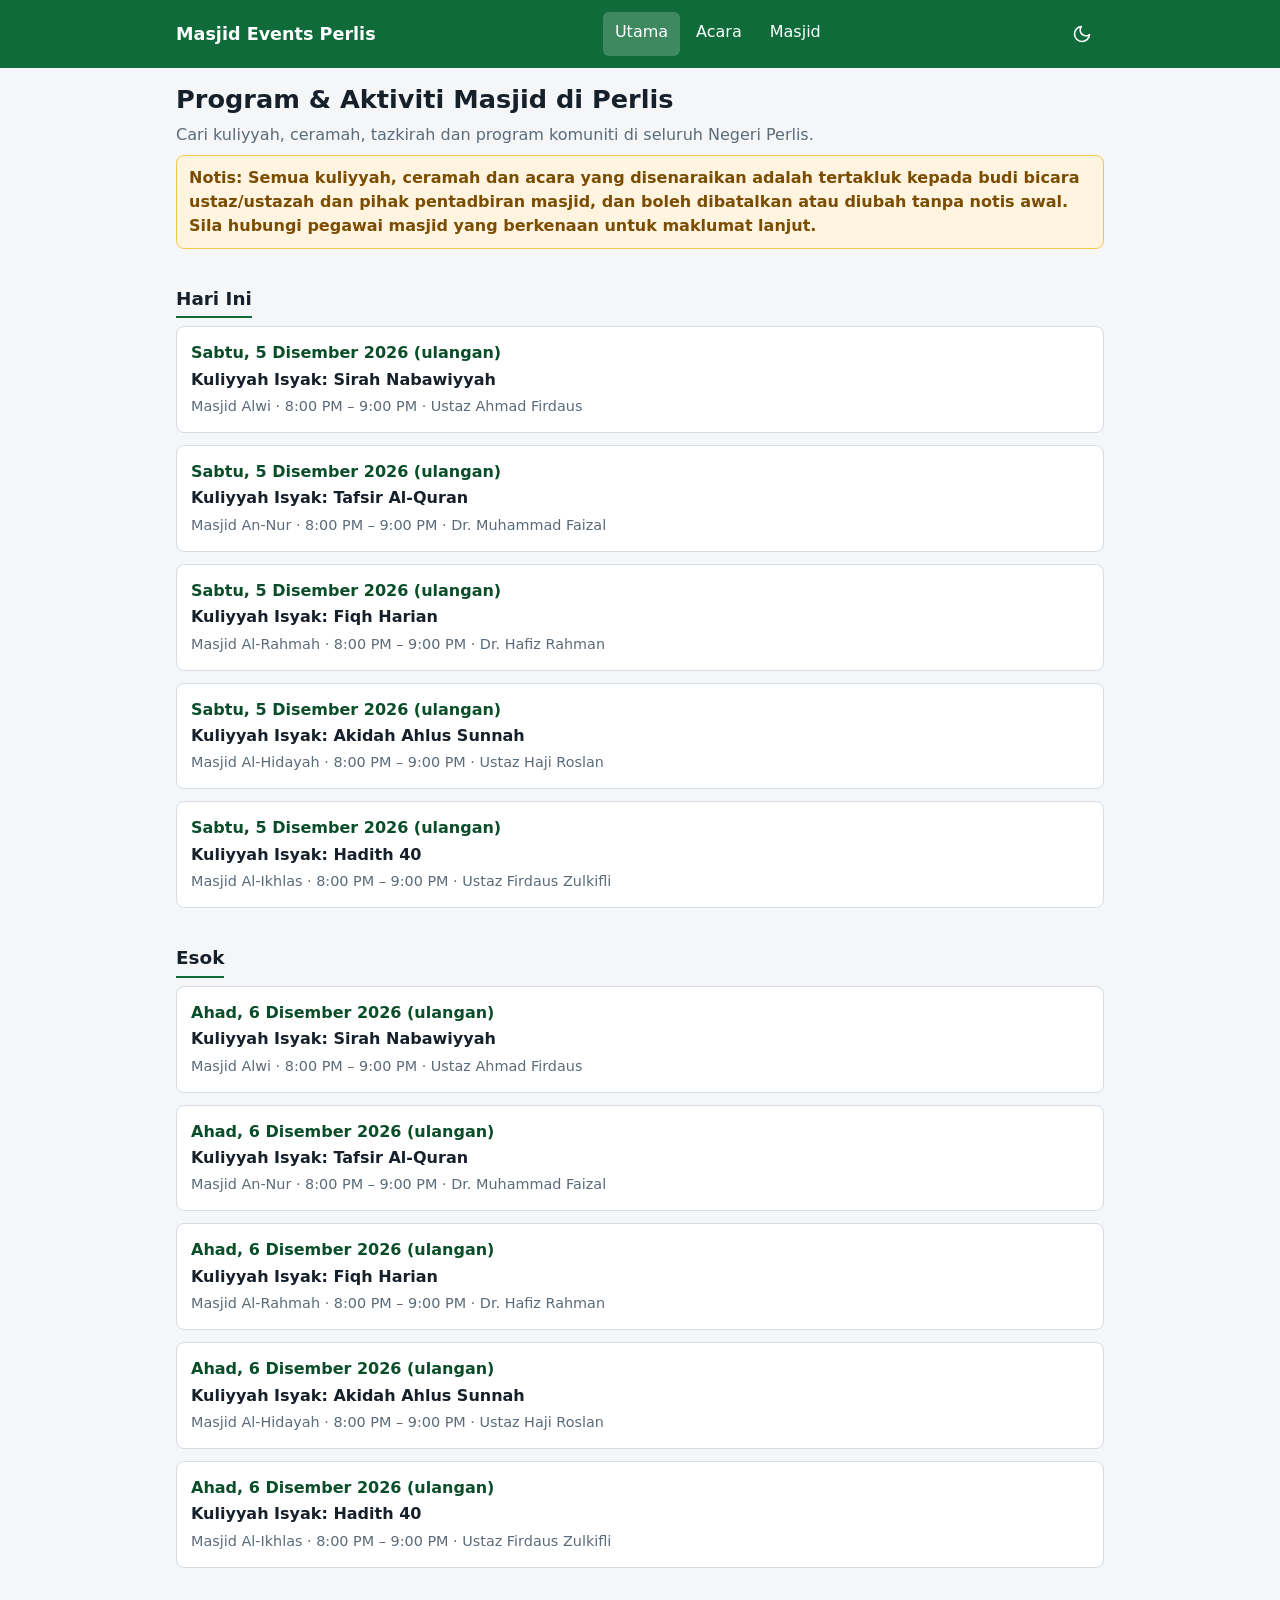
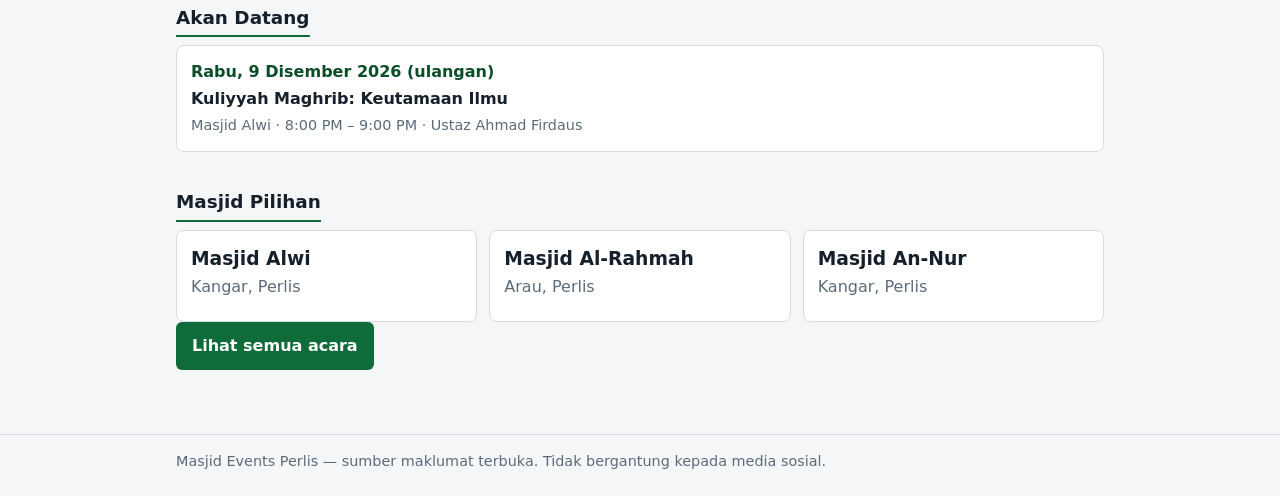
<file: public/index.html>
<!DOCTYPE html>
<html lang="ms">
<head>
  <meta charset="UTF-8">
  <meta name="viewport" content="width=device-width, initial-scale=1.0">
  <meta name="theme-color" content="#0f6b3a">
  <link rel="manifest" href="manifest.webmanifest">
  <meta name="description" content="Program dan aktiviti masjid-masjid di Perlis: kuliyyah, ceramah, tazkirah dan banyak lagi.">
  <title>Masjid Events Perlis</title>
  <link rel="stylesheet" href="css/style.css">
  <script>
  /* Theme — light/dark, persisted, falls back to system preference. */
  (function () {
    function stored() {
      try {
        var t = localStorage.getItem("theme");
        if (t === "light" || t === "dark") return t;
      } catch (err) {}
      return null;
    }
    function apply(t) {
      document.documentElement.setAttribute("data-theme", t);
    }
    apply(stored() || (window.matchMedia("(prefers-color-scheme: dark)").matches ? "dark" : "light"));
    function wire() {
      var b = document.getElementById("theme-toggle");
      if (!b) return;
      b.addEventListener("click", function () {
        var next = document.documentElement.getAttribute("data-theme") === "dark" ? "light" : "dark";
        apply(next);
        b.setAttribute("aria-pressed", next === "dark" ? "true" : "false");
        try {
          localStorage.setItem("theme", next);
        } catch (err) {}
      });
    }
    if (document.readyState === "loading") {
      document.addEventListener("DOMContentLoaded", wire);
    } else {
      wire();
    }
  })();
  </script>



<!-- build-site-seo -->
  <link rel="canonical" href="https://ben-kodbiz.github.io/masjidperlis/">
  <meta property="og:type" content="website">
  <meta property="og:title" content="Masjid Events Perlis">
  <meta property="og:description" content="Program dan aktiviti masjid-masjid di Perlis: kuliyyah, ceramah, tazkirah dan banyak lagi.">
  <meta property="og:url" content="https://ben-kodbiz.github.io/masjidperlis/">
<!-- /build-site-seo -->


  </head>
<body data-page="home">
  <a class="skip-link" href="#main">Langkau ke kandungan</a>
  <header class="site-header">
    <div class="inner">
      <div class="brand"><a href="index.html">Masjid Events Perlis</a></div>
      <nav class="site-nav" aria-label="Navigasi utama">
        <ul>
          <li><a href="index.html" aria-current="page">Utama</a></li>
          <li><a href="events.html">Acara</a></li>
          <li><a href="masjids.html">Masjid</a></li>
        </ul>
      </nav>
      <button type="button" id="theme-toggle" class="theme-toggle" aria-label="Tukar tema gelap atau terang">
        <svg class="icon-moon" aria-hidden="true" viewBox="0 0 24 24"><path d="M21 12.79A9 9 0 1 1 11.21 3 7 7 0 0 0 21 12.79z"></path></svg>
        <svg class="icon-sun" aria-hidden="true" viewBox="0 0 24 24"><circle cx="12" cy="12" r="5"></circle><line x1="12" y1="1" x2="12" y2="3"></line><line x1="12" y1="21" x2="12" y2="23"></line><line x1="4.22" y1="4.22" x2="5.64" y2="5.64"></line><line x1="18.36" y1="18.36" x2="19.78" y2="19.78"></line><line x1="1" y1="12" x2="3" y2="12"></line><line x1="21" y1="12" x2="23" y2="12"></line><line x1="4.22" y1="19.78" x2="5.64" y2="18.36"></line><line x1="18.36" y1="5.64" x2="19.78" y2="4.22"></line></svg>
      </button>
    </div>
  </header>

  <main id="main" tabindex="-1">
    <h1>Program &amp; Aktiviti Masjid di Perlis</h1>
    <p class="muted">Cari kuliyyah, ceramah, tazkirah dan program komuniti di seluruh Negeri Perlis.</p>
    <p class="notice" role="note">Notis: Semua kuliyyah, ceramah dan acara yang disenaraikan adalah tertakluk kepada budi bicara ustaz/ustazah dan pihak pentadbiran masjid, dan boleh dibatalkan atau diubah tanpa notis awal. Sila hubungi pegawai masjid yang berkenaan untuk maklumat lanjut.</p>
    <div id="app"></div>
  </main>

  <footer class="site-footer">
    <div class="inner">
      <p>Masjid Events Perlis — sumber maklumat terbuka. Tidak bergantung kepada media sosial.</p>
    </div>
  </footer>

  <script src="js/data.js"></script>
  <script src="js/ui.js"></script>
  <script src="js/events.js"></script>
  <script src="js/masjids.js"></script>
  <script src="js/app.js"></script>
</body>
</html>
</file>
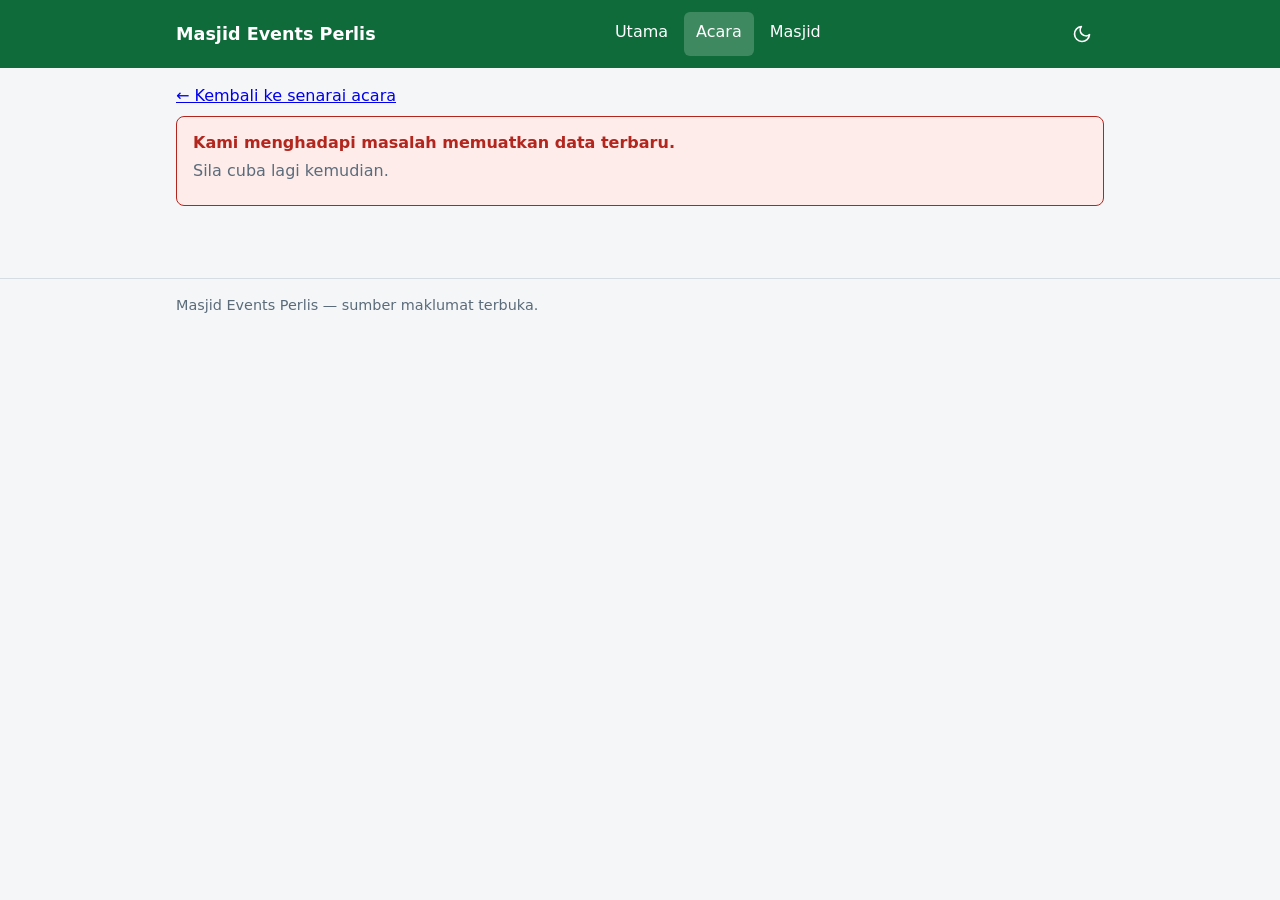
<file: public/event.html>
<!DOCTYPE html>
<html lang="ms">
<head>
  <meta charset="UTF-8">
  <meta name="viewport" content="width=device-width, initial-scale=1.0">
  <meta name="robots" content="noindex">
  <meta name="theme-color" content="#0f6b3a">
  <link rel="manifest" href="manifest.webmanifest">
  <title>Acara — Masjid Events Perlis</title>
  <link rel="stylesheet" href="css/style.css">
  <script>
  /* Theme — light/dark, persisted, falls back to system preference. */
  (function () {
    function stored() {
      try {
        var t = localStorage.getItem("theme");
        if (t === "light" || t === "dark") return t;
      } catch (err) {}
      return null;
    }
    function apply(t) {
      document.documentElement.setAttribute("data-theme", t);
    }
    apply(stored() || (window.matchMedia("(prefers-color-scheme: dark)").matches ? "dark" : "light"));
    function wire() {
      var b = document.getElementById("theme-toggle");
      if (!b) return;
      b.addEventListener("click", function () {
        var next = document.documentElement.getAttribute("data-theme") === "dark" ? "light" : "dark";
        apply(next);
        b.setAttribute("aria-pressed", next === "dark" ? "true" : "false");
        try {
          localStorage.setItem("theme", next);
        } catch (err) {}
      });
    }
    if (document.readyState === "loading") {
      document.addEventListener("DOMContentLoaded", wire);
    } else {
      wire();
    }
  })();
  </script>
</head>
<body data-page="event">
  <a class="skip-link" href="#main">Langkau ke kandungan</a>
  <header class="site-header">
    <div class="inner">
      <div class="brand"><a href="index.html">Masjid Events Perlis</a></div>
      <nav class="site-nav" aria-label="Navigasi utama">
        <ul>
          <li><a href="index.html">Utama</a></li>
          <li><a href="events.html" aria-current="page">Acara</a></li>
          <li><a href="masjids.html">Masjid</a></li>
        </ul>
      </nav>
      <button type="button" id="theme-toggle" class="theme-toggle" aria-label="Tukar tema gelap atau terang">
        <svg class="icon-moon" aria-hidden="true" viewBox="0 0 24 24"><path d="M21 12.79A9 9 0 1 1 11.21 3 7 7 0 0 0 21 12.79z"></path></svg>
        <svg class="icon-sun" aria-hidden="true" viewBox="0 0 24 24"><circle cx="12" cy="12" r="5"></circle><line x1="12" y1="1" x2="12" y2="3"></line><line x1="12" y1="21" x2="12" y2="23"></line><line x1="4.22" y1="4.22" x2="5.64" y2="5.64"></line><line x1="18.36" y1="18.36" x2="19.78" y2="19.78"></line><line x1="1" y1="12" x2="3" y2="12"></line><line x1="21" y1="12" x2="23" y2="12"></line><line x1="4.22" y1="19.78" x2="5.64" y2="18.36"></line><line x1="18.36" y1="5.64" x2="19.78" y2="4.22"></line></svg>
      </button>
    </div>
  </header>

  <main id="main" tabindex="-1">
    <p><a href="events.html">&larr; Kembali ke senarai acara</a></p>
    <div id="app"></div>
  </main>

  <footer class="site-footer">
    <div class="inner">
      <p>Masjid Events Perlis — sumber maklumat terbuka.</p>
    </div>
  </footer>

  <script src="js/data.js"></script>
  <script src="js/ui.js"></script>
  <script src="js/events.js"></script>
  <script src="js/masjids.js"></script>
  <script src="js/share.js"></script>
  <script src="js/ics.js"></script>
  <script src="js/app.js"></script>
</body>
</html>
</file>
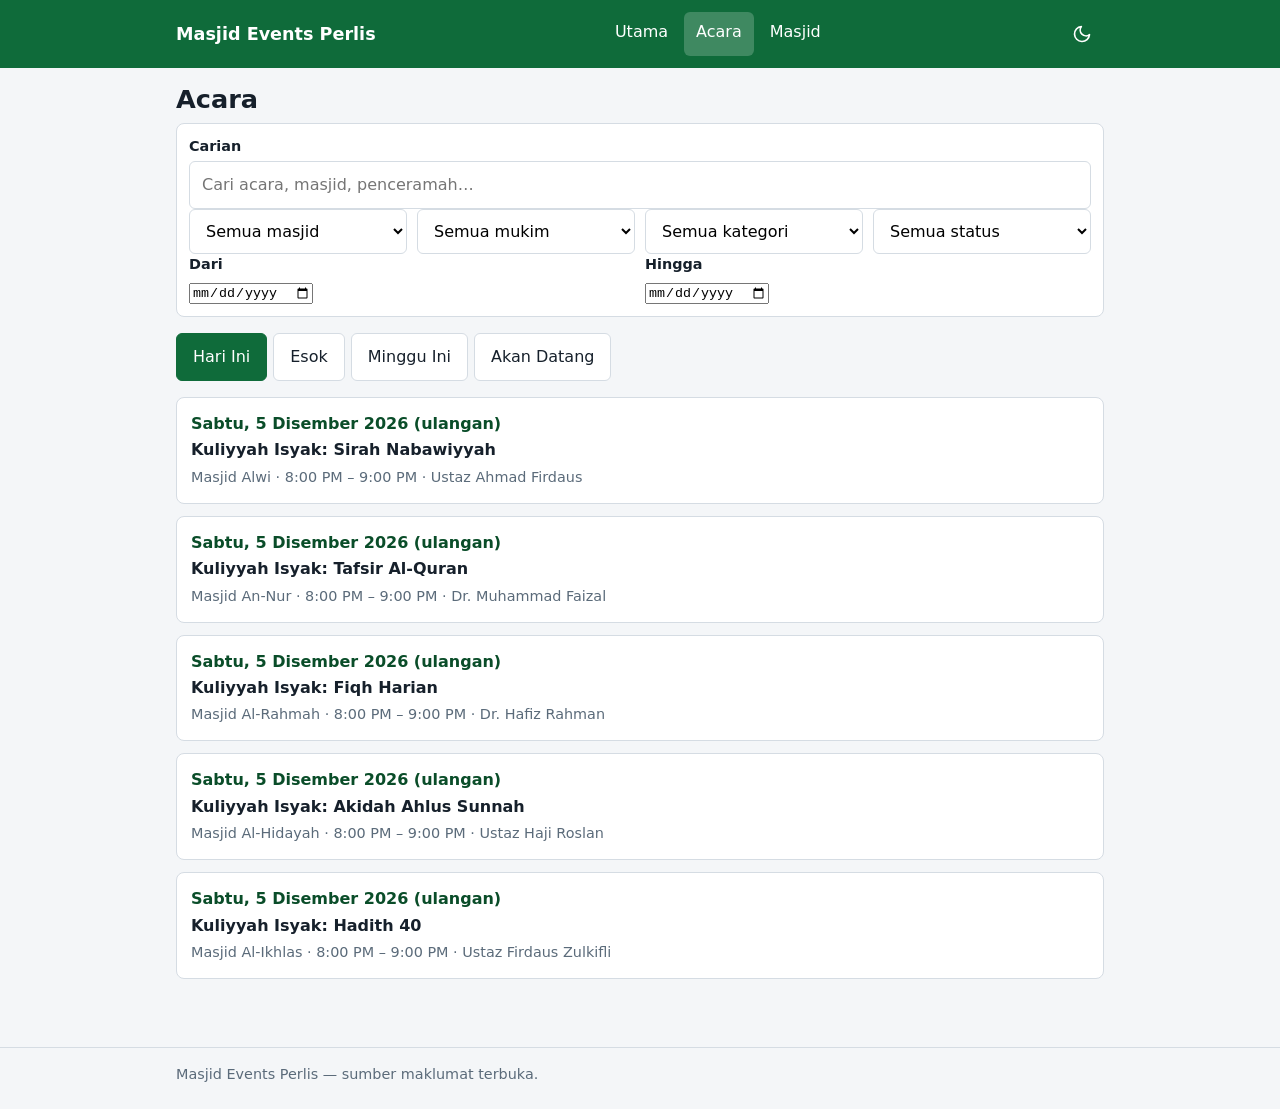
<file: public/events.html>
<!DOCTYPE html>
<html lang="ms">
<head>
  <meta charset="UTF-8">
  <meta name="viewport" content="width=device-width, initial-scale=1.0">
  <meta name="theme-color" content="#0f6b3a">
  <link rel="manifest" href="manifest.webmanifest">
  <meta name="description" content="Senarai program dan aktiviti masjid di Perlis.">
  <title>Acara — Masjid Events Perlis</title>
  <link rel="stylesheet" href="css/style.css">
  <script>
  /* Theme — light/dark, persisted, falls back to system preference. */
  (function () {
    function stored() {
      try {
        var t = localStorage.getItem("theme");
        if (t === "light" || t === "dark") return t;
      } catch (err) {}
      return null;
    }
    function apply(t) {
      document.documentElement.setAttribute("data-theme", t);
    }
    apply(stored() || (window.matchMedia("(prefers-color-scheme: dark)").matches ? "dark" : "light"));
    function wire() {
      var b = document.getElementById("theme-toggle");
      if (!b) return;
      b.addEventListener("click", function () {
        var next = document.documentElement.getAttribute("data-theme") === "dark" ? "light" : "dark";
        apply(next);
        b.setAttribute("aria-pressed", next === "dark" ? "true" : "false");
        try {
          localStorage.setItem("theme", next);
        } catch (err) {}
      });
    }
    if (document.readyState === "loading") {
      document.addEventListener("DOMContentLoaded", wire);
    } else {
      wire();
    }
  })();
  </script>



<!-- build-site-seo -->
  <link rel="canonical" href="https://ben-kodbiz.github.io/masjidperlis/events.html">
  <meta property="og:type" content="website">
  <meta property="og:title" content="Masjid Events Perlis">
  <meta property="og:description" content="Senarai program dan aktiviti masjid di Perlis.">
  <meta property="og:url" content="https://ben-kodbiz.github.io/masjidperlis/events.html">
<!-- /build-site-seo -->


  </head>
<body data-page="events">
  <a class="skip-link" href="#main">Langkau ke kandungan</a>
  <header class="site-header">
    <div class="inner">
      <div class="brand"><a href="index.html">Masjid Events Perlis</a></div>
      <nav class="site-nav" aria-label="Navigasi utama">
        <ul>
          <li><a href="index.html">Utama</a></li>
          <li><a href="events.html" aria-current="page">Acara</a></li>
          <li><a href="masjids.html">Masjid</a></li>
        </ul>
      </nav>
      <button type="button" id="theme-toggle" class="theme-toggle" aria-label="Tukar tema gelap atau terang">
        <svg class="icon-moon" aria-hidden="true" viewBox="0 0 24 24"><path d="M21 12.79A9 9 0 1 1 11.21 3 7 7 0 0 0 21 12.79z"></path></svg>
        <svg class="icon-sun" aria-hidden="true" viewBox="0 0 24 24"><circle cx="12" cy="12" r="5"></circle><line x1="12" y1="1" x2="12" y2="3"></line><line x1="12" y1="21" x2="12" y2="23"></line><line x1="4.22" y1="4.22" x2="5.64" y2="5.64"></line><line x1="18.36" y1="18.36" x2="19.78" y2="19.78"></line><line x1="1" y1="12" x2="3" y2="12"></line><line x1="21" y1="12" x2="23" y2="12"></line><line x1="4.22" y1="19.78" x2="5.64" y2="18.36"></line><line x1="18.36" y1="5.64" x2="19.78" y2="4.22"></line></svg>
      </button>
    </div>
  </header>

  <main id="main" tabindex="-1">
    <h1>Acara</h1>
    <div id="app"></div>
  </main>

  <footer class="site-footer">
    <div class="inner">
      <p>Masjid Events Perlis — sumber maklumat terbuka.</p>
    </div>
  </footer>

  <script src="js/data.js"></script>
  <script src="js/ui.js"></script>
  <script src="js/events.js"></script>
  <script src="js/masjids.js"></script>
  <script src="js/app.js"></script>
</body>
</html>
</file>
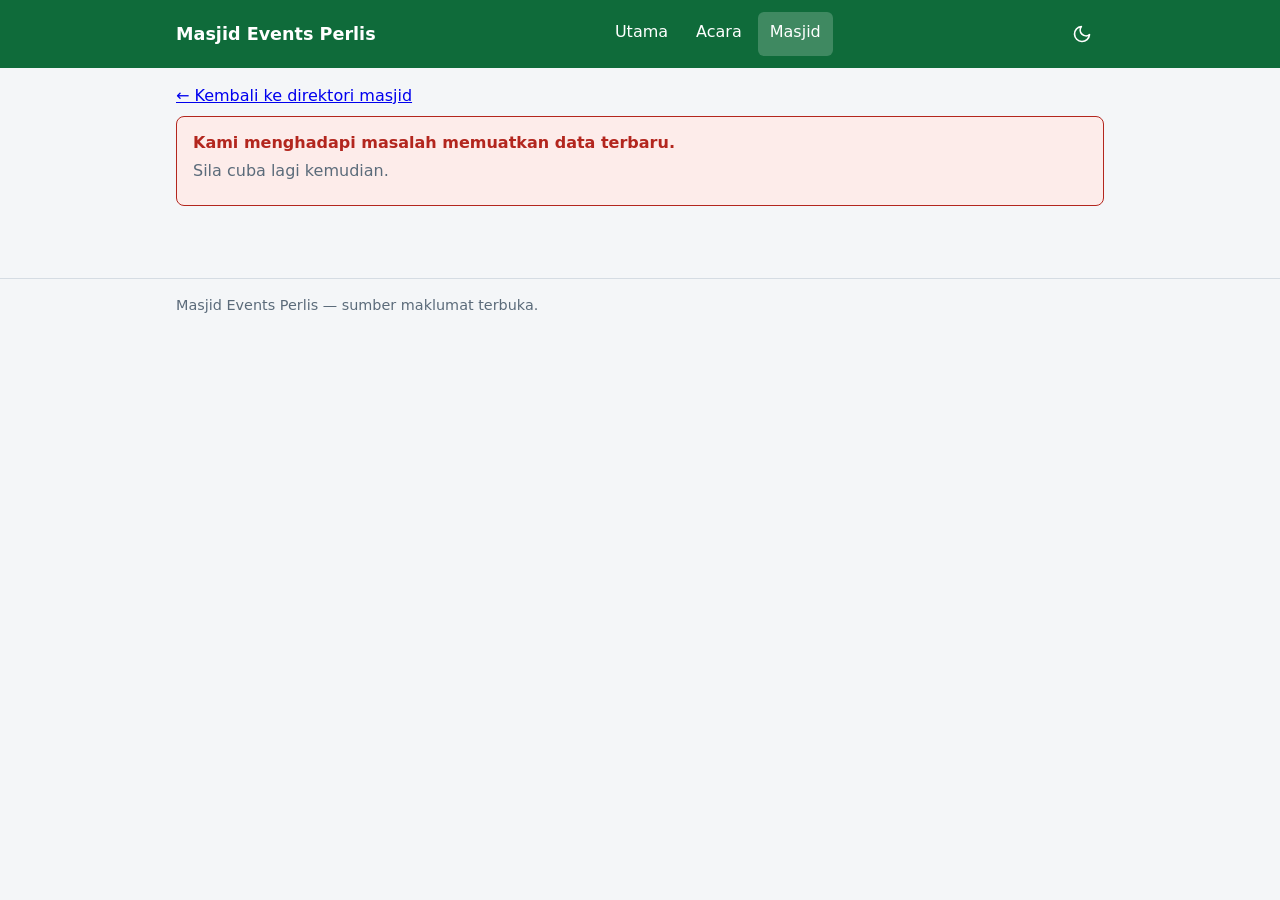
<file: public/masjid.html>
<!DOCTYPE html>
<html lang="ms">
<head>
  <meta charset="UTF-8">
  <meta name="viewport" content="width=device-width, initial-scale=1.0">
  <meta name="robots" content="noindex">
  <meta name="theme-color" content="#0f6b3a">
  <link rel="manifest" href="manifest.webmanifest">
  <title>Masjid — Masjid Events Perlis</title>
  <link rel="stylesheet" href="css/style.css">
  <script>
  /* Theme — light/dark, persisted, falls back to system preference. */
  (function () {
    function stored() {
      try {
        var t = localStorage.getItem("theme");
        if (t === "light" || t === "dark") return t;
      } catch (err) {}
      return null;
    }
    function apply(t) {
      document.documentElement.setAttribute("data-theme", t);
    }
    apply(stored() || (window.matchMedia("(prefers-color-scheme: dark)").matches ? "dark" : "light"));
    function wire() {
      var b = document.getElementById("theme-toggle");
      if (!b) return;
      b.addEventListener("click", function () {
        var next = document.documentElement.getAttribute("data-theme") === "dark" ? "light" : "dark";
        apply(next);
        b.setAttribute("aria-pressed", next === "dark" ? "true" : "false");
        try {
          localStorage.setItem("theme", next);
        } catch (err) {}
      });
    }
    if (document.readyState === "loading") {
      document.addEventListener("DOMContentLoaded", wire);
    } else {
      wire();
    }
  })();
  </script>
</head>
<body data-page="masjid">
  <a class="skip-link" href="#main">Langkau ke kandungan</a>
  <header class="site-header">
    <div class="inner">
      <div class="brand"><a href="index.html">Masjid Events Perlis</a></div>
      <nav class="site-nav" aria-label="Navigasi utama">
        <ul>
          <li><a href="index.html">Utama</a></li>
          <li><a href="events.html">Acara</a></li>
          <li><a href="masjids.html" aria-current="page">Masjid</a></li>
        </ul>
      </nav>
      <button type="button" id="theme-toggle" class="theme-toggle" aria-label="Tukar tema gelap atau terang">
        <svg class="icon-moon" aria-hidden="true" viewBox="0 0 24 24"><path d="M21 12.79A9 9 0 1 1 11.21 3 7 7 0 0 0 21 12.79z"></path></svg>
        <svg class="icon-sun" aria-hidden="true" viewBox="0 0 24 24"><circle cx="12" cy="12" r="5"></circle><line x1="12" y1="1" x2="12" y2="3"></line><line x1="12" y1="21" x2="12" y2="23"></line><line x1="4.22" y1="4.22" x2="5.64" y2="5.64"></line><line x1="18.36" y1="18.36" x2="19.78" y2="19.78"></line><line x1="1" y1="12" x2="3" y2="12"></line><line x1="21" y1="12" x2="23" y2="12"></line><line x1="4.22" y1="19.78" x2="5.64" y2="18.36"></line><line x1="18.36" y1="5.64" x2="19.78" y2="4.22"></line></svg>
      </button>
    </div>
  </header>

  <main id="main" tabindex="-1">
    <p><a href="masjids.html">&larr; Kembali ke direktori masjid</a></p>
    <div id="app"></div>
  </main>

  <footer class="site-footer">
    <div class="inner">
      <p>Masjid Events Perlis — sumber maklumat terbuka.</p>
    </div>
  </footer>

  <script src="js/data.js"></script>
  <script src="js/ui.js"></script>
  <script src="js/events.js"></script>
  <script src="js/masjids.js"></script>
  <script src="js/maps.js"></script>
  <script src="js/app.js"></script>
</body>
</html>
</file>
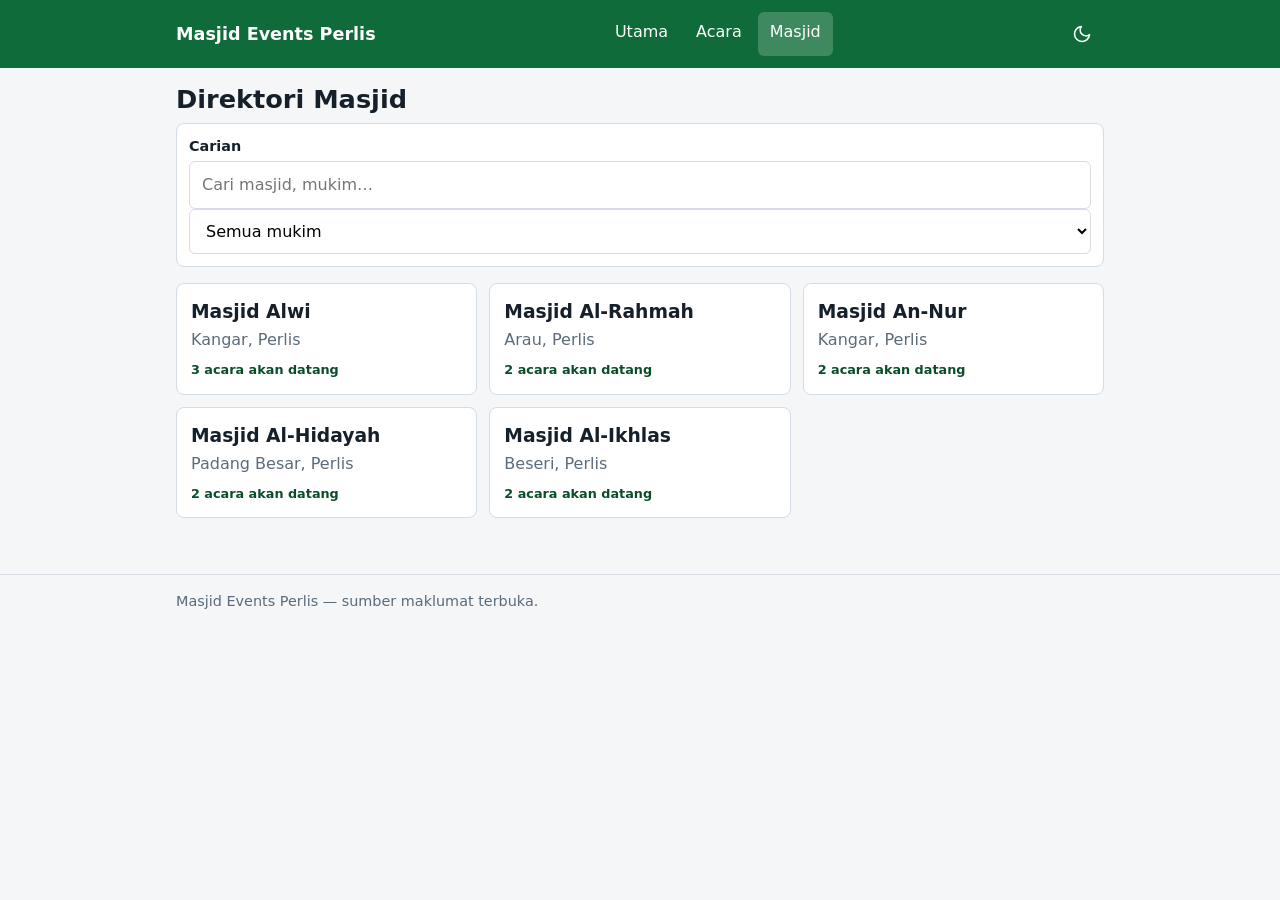
<file: public/masjids.html>
<!DOCTYPE html>
<html lang="ms">
<head>
  <meta charset="UTF-8">
  <meta name="viewport" content="width=device-width, initial-scale=1.0">
  <meta name="theme-color" content="#0f6b3a">
  <link rel="manifest" href="manifest.webmanifest">
  <meta name="description" content="Direktori masjid di Perlis.">
  <title>Masjid — Masjid Events Perlis</title>
  <link rel="stylesheet" href="css/style.css">
  <script>
  /* Theme — light/dark, persisted, falls back to system preference. */
  (function () {
    function stored() {
      try {
        var t = localStorage.getItem("theme");
        if (t === "light" || t === "dark") return t;
      } catch (err) {}
      return null;
    }
    function apply(t) {
      document.documentElement.setAttribute("data-theme", t);
    }
    apply(stored() || (window.matchMedia("(prefers-color-scheme: dark)").matches ? "dark" : "light"));
    function wire() {
      var b = document.getElementById("theme-toggle");
      if (!b) return;
      b.addEventListener("click", function () {
        var next = document.documentElement.getAttribute("data-theme") === "dark" ? "light" : "dark";
        apply(next);
        b.setAttribute("aria-pressed", next === "dark" ? "true" : "false");
        try {
          localStorage.setItem("theme", next);
        } catch (err) {}
      });
    }
    if (document.readyState === "loading") {
      document.addEventListener("DOMContentLoaded", wire);
    } else {
      wire();
    }
  })();
  </script>



<!-- build-site-seo -->
  <link rel="canonical" href="https://ben-kodbiz.github.io/masjidperlis/masjids.html">
  <meta property="og:type" content="website">
  <meta property="og:title" content="Masjid Events Perlis">
  <meta property="og:description" content="Direktori masjid di Perlis.">
  <meta property="og:url" content="https://ben-kodbiz.github.io/masjidperlis/masjids.html">
<!-- /build-site-seo -->


  </head>
<body data-page="masjids">
  <a class="skip-link" href="#main">Langkau ke kandungan</a>
  <header class="site-header">
    <div class="inner">
      <div class="brand"><a href="index.html">Masjid Events Perlis</a></div>
      <nav class="site-nav" aria-label="Navigasi utama">
        <ul>
          <li><a href="index.html">Utama</a></li>
          <li><a href="events.html">Acara</a></li>
          <li><a href="masjids.html" aria-current="page">Masjid</a></li>
        </ul>
      </nav>
      <button type="button" id="theme-toggle" class="theme-toggle" aria-label="Tukar tema gelap atau terang">
        <svg class="icon-moon" aria-hidden="true" viewBox="0 0 24 24"><path d="M21 12.79A9 9 0 1 1 11.21 3 7 7 0 0 0 21 12.79z"></path></svg>
        <svg class="icon-sun" aria-hidden="true" viewBox="0 0 24 24"><circle cx="12" cy="12" r="5"></circle><line x1="12" y1="1" x2="12" y2="3"></line><line x1="12" y1="21" x2="12" y2="23"></line><line x1="4.22" y1="4.22" x2="5.64" y2="5.64"></line><line x1="18.36" y1="18.36" x2="19.78" y2="19.78"></line><line x1="1" y1="12" x2="3" y2="12"></line><line x1="21" y1="12" x2="23" y2="12"></line><line x1="4.22" y1="19.78" x2="5.64" y2="18.36"></line><line x1="18.36" y1="5.64" x2="19.78" y2="4.22"></line></svg>
      </button>
    </div>
  </header>

  <main id="main" tabindex="-1">
    <h1>Direktori Masjid</h1>
    <div id="app"></div>
  </main>

  <footer class="site-footer">
    <div class="inner">
      <p>Masjid Events Perlis — sumber maklumat terbuka.</p>
    </div>
  </footer>

  <script src="js/data.js"></script>
  <script src="js/ui.js"></script>
  <script src="js/events.js"></script>
  <script src="js/masjids.js"></script>
  <script src="js/app.js"></script>
</body>
</html>
</file>
<file: public/css/style.css>
/* ============================================================
   Masjid Events Perlis — public application stylesheet
   Mobile-first. Plain CSS, no frameworks.
   ============================================================ */

/* ---------- Reset / base ---------- */
*,
*::before,
*::after {
  box-sizing: border-box;
}

:root {
  --bg: #f4f6f8;
  --surface: #ffffff;
  --ink: #16202b;
  --muted: #5b6b7a;
  --accent: #0f6b3a;
  --accent-dark: #0a4d29;
  --accent-ink: #ffffff;
  --border: #d5dce3;
  --warning-bg: #fff4e0;
  --warning-ink: #7a4d00;
  --warning-border: #f2c94c;
  --error-bg: #fdecea;
  --error-ink: #b3261e;
  --radius: 8px;
  --space: 16px;
  color-scheme: light;
}

:root[data-theme="dark"] {
  --bg: #0f141b;
  --surface: #1b2330;
  --ink: #e8edf3;
  --muted: #9fb0c2;
  --accent: #2e9e66;
  --accent-dark: #1f7a4d;
  --accent-ink: #ffffff;
  --border: #2c3747;
  --warning-bg: #3a2f14;
  --warning-ink: #f2c94c;
  --warning-border: #f2c94c;
  --error-bg: #3a1a18;
  --error-ink: #ff8a80;
  color-scheme: dark;
}

html {
  line-height: 1.5;
  -webkit-text-size-adjust: 100%;
}

body {
  margin: 0;
  font-family: system-ui, -apple-system, "Segoe UI", Roboto, sans-serif;
  background: var(--bg);
  color: var(--ink);
}

img {
  max-width: 100%;
  height: auto;
}

:focus-visible {
  outline: 3px solid #1a73e8;
  outline-offset: 2px;
  border-radius: 4px;
}

/* Visually hidden but available to assistive tech (screen readers). */
.vh {
  position: absolute;
  width: 1px;
  height: 1px;
  margin: -1px;
  padding: 0;
  border: 0;
  overflow: hidden;
  clip: rect(0 0 0 0);
  white-space: nowrap;
}

/* The skip-link target gets programmatic focus only; :focus-visible never
   fires so no outline is needed and none must be shown. */
main:focus {
  outline: none;
}

/* ---------- Layout ---------- */
.site-header {
  background: var(--accent);
  color: var(--accent-ink);
}

.site-header .inner {
  max-width: 960px;
  margin: 0 auto;
  padding: 12px var(--space);
  display: flex;
  flex-wrap: wrap;
  align-items: center;
  justify-content: space-between;
  gap: 8px;
}

.site-header .brand a {
  color: var(--accent-ink);
  text-decoration: none;
  font-weight: 700;
  font-size: 1.1rem;
}

.site-nav ul {
  list-style: none;
  display: flex;
  flex-wrap: wrap;
  gap: 4px;
  margin: 0;
  padding: 0;
}

.site-nav a {
  display: inline-block;
  color: var(--accent-ink);
  text-decoration: none;
  padding: 10px 12px;
  border-radius: 6px;
  min-height: 44px;
  line-height: 1.2;
}

.site-nav a:hover,
.site-nav a[aria-current="page"] {
  background: rgba(255, 255, 255, 0.2);
}

.theme-toggle {
  display: inline-flex;
  align-items: center;
  justify-content: center;
  width: 44px;
  height: 44px;
  padding: 0;
  border: 0;
  border-radius: 6px;
  background: transparent;
  color: var(--accent-ink);
  cursor: pointer;
}

.theme-toggle:hover,
.theme-toggle:focus-visible {
  background: rgba(255, 255, 255, 0.2);
}

.theme-toggle svg {
  width: 20px;
  height: 20px;
  fill: none;
  stroke: currentColor;
  stroke-width: 2;
  stroke-linecap: round;
  stroke-linejoin: round;
}

.icon-sun {
  display: none;
}

:root[data-theme="dark"] .icon-sun {
  display: block;
}

:root[data-theme="dark"] .icon-moon {
  display: none;
}

main {
  max-width: 960px;
  margin: 0 auto;
  padding: var(--space);
}

/* ---------- Typography ---------- */
h1 {
  font-size: 1.6rem;
  line-height: 1.2;
  margin: 0 0 8px;
}

h2 {
  font-size: 1.15rem;
  margin: 24px 0 8px;
}

.section-title {
  border-bottom: 2px solid var(--accent);
  padding-bottom: 4px;
  display: inline-block;
}

p {
  margin: 0 0 8px;
}

.muted {
  color: var(--muted);
}

.skip-link {
  position: absolute;
  left: -9999px;
  top: 0;
  background: var(--ink);
  color: #fff;
  padding: 8px 12px;
  z-index: 100;
}

.skip-link:focus {
  left: 8px;
  top: 8px;
}

/* ---------- Cards ---------- */
.card {
  background: var(--surface);
  border: 1px solid var(--border);
  border-radius: var(--radius);
  padding: 14px;
  margin-bottom: 12px;
}

.card h3 {
  margin: 0 0 4px;
  font-size: 1.05rem;
}

.card .meta {
  color: var(--muted);
  font-size: 0.9rem;
}

.event-status {
  display: inline-block;
  font-size: 0.8rem;
  font-weight: 700;
  padding: 2px 8px;
  border-radius: 4px;
  text-transform: uppercase;
}

.event-status.published { background: #e4efe8; color: var(--accent-dark); }
.event-status.cancelled { background: var(--error-bg); color: var(--error-ink); }
.event-status.postponed { background: var(--warning-bg); color: var(--warning-ink); }

/* ---------- Event list ---------- */
.event-list {
  margin: 0;
  padding: 0;
}

.event-list li {
  list-style: none;
}

.event-card {
  display: block;
  text-decoration: none;
  color: inherit;
  background: var(--surface);
  border: 1px solid var(--border);
  border-radius: var(--radius);
  padding: 14px;
  margin: 0 0 12px;
}

.event-card:hover,
.event-card:focus-visible {
  border-color: var(--accent);
}

.event-card .when {
  font-weight: 700;
  color: var(--accent-dark);
}

.event-card .where {
  color: var(--muted);
  font-size: 0.9rem;
}

.notice {
  border: 1px solid var(--warning-border);
  background: var(--warning-bg);
  color: var(--warning-ink);
  padding: 10px 12px;
  border-radius: var(--radius);
  margin: 0 0 12px;
  font-weight: 600;
}

.empty-state {
  text-align: center;
  color: var(--muted);
  padding: 24px 0;
}

/* ---------- Buttons / filters ---------- */
.btn {
  display: inline-block;
  background: var(--accent);
  color: var(--accent-ink);
  border: none;
  border-radius: 6px;
  padding: 12px 16px;
  min-height: 44px;
  font: inherit;
  font-weight: 600;
  text-decoration: none;
  cursor: pointer;
}

.btn:hover {
  background: var(--accent-dark);
}

.filters {
  background: var(--surface);
  border: 1px solid var(--border);
  border-radius: var(--radius);
  padding: 12px;
  margin-bottom: 16px;
}

.filters label {
  display: block;
  font-weight: 600;
  font-size: 0.9rem;
  margin-bottom: 4px;
}

.filters select,
.filters input[type="search"] {
  width: 100%;
  padding: 11px 12px;
  min-height: 44px;
  border: 1px solid var(--border);
  border-radius: 6px;
  font: inherit;
  background: #fff;
}

.filters .row {
  display: flex;
  flex-wrap: wrap;
  gap: 10px;
}

.filters .row > * {
  flex: 1 1 160px;
}

.tabs {
  display: flex;
  flex-wrap: wrap;
  gap: 6px;
  margin-bottom: 16px;
}

.tabs button {
  font: inherit;
  padding: 11px 16px;
  min-height: 44px;
  border: 1px solid var(--border);
  border-radius: 6px;
  background: var(--surface);
  color: var(--ink);
  cursor: pointer;
}

.tabs button[aria-pressed="true"] {
  background: var(--accent);
  color: var(--accent-ink);
  border-color: var(--accent);
}

/* ---------- Masjid directory ---------- */
.masjid-grid {
  display: grid;
  grid-template-columns: 1fr;
  gap: 12px;
}

.masjid-card {
  display: block;
  text-decoration: none;
  color: inherit;
  background: var(--surface);
  border: 1px solid var(--border);
  border-radius: var(--radius);
  padding: 14px;
}

.masjid-card:hover,
.masjid-card:focus-visible {
  border-color: var(--accent);
}

.masjid-card h3 {
  margin: 0 0 2px;
}

.masjid-card .masjid-events {
  margin: 8px 0 0;
  font-size: 0.8rem;
  font-weight: 700;
  color: var(--accent-dark);
}

.masjid-links {
  display: flex;
  flex-wrap: wrap;
  gap: 8px;
  margin: 12px 0 16px;
}

.btn-ghost {
  background: var(--surface);
  color: var(--accent-dark);
  border: 1px solid var(--border);
}

.btn-ghost:hover {
  background: #edf3f0;
  border-color: var(--accent);
}

/* ---------- Share ---------- */
.share {
  display: flex;
  flex-wrap: wrap;
  gap: 8px;
  margin: 0 0 16px;
}

.share .btn {
  font-size: 0.9rem;
  padding-top: 9px;
  padding-bottom: 9px;
}

/* ---------- Event detail ---------- */
.detail {
  background: var(--surface);
  border: 1px solid var(--border);
  border-radius: var(--radius);
  padding: 16px;
}

.detail dl {
  margin: 0;
}

.detail dt {
  font-weight: 700;
  margin-top: 10px;
}

.detail dd {
  margin: 2px 0 0;
}

.error-box {
  background: var(--error-bg);
  color: var(--error-ink);
  border: 1px solid var(--error-ink);
  border-radius: var(--radius);
  padding: 14px 16px;
  margin-bottom: 16px;
}

/* ---------- Footer ---------- */
.site-footer {
  border-top: 1px solid var(--border);
  margin-top: 40px;
}

.site-footer .inner {
  max-width: 960px;
  margin: 0 auto;
  padding: 16px var(--space);
  color: var(--muted);
  font-size: 0.9rem;
}

/* ---------- Responsive ---------- */
@media (min-width: 640px) {
  .masjid-grid {
    grid-template-columns: repeat(2, 1fr);
  }

  .filters .row > * {
    flex: 1 1 160px;
  }
}

@media (min-width: 860px) {
  .masjid-grid {
    grid-template-columns: repeat(3, 1fr);
  }
}

@media (prefers-reduced-motion: reduce) {
  * {
    animation: none !important;
    transition: none !important;
  }
}
</file>
